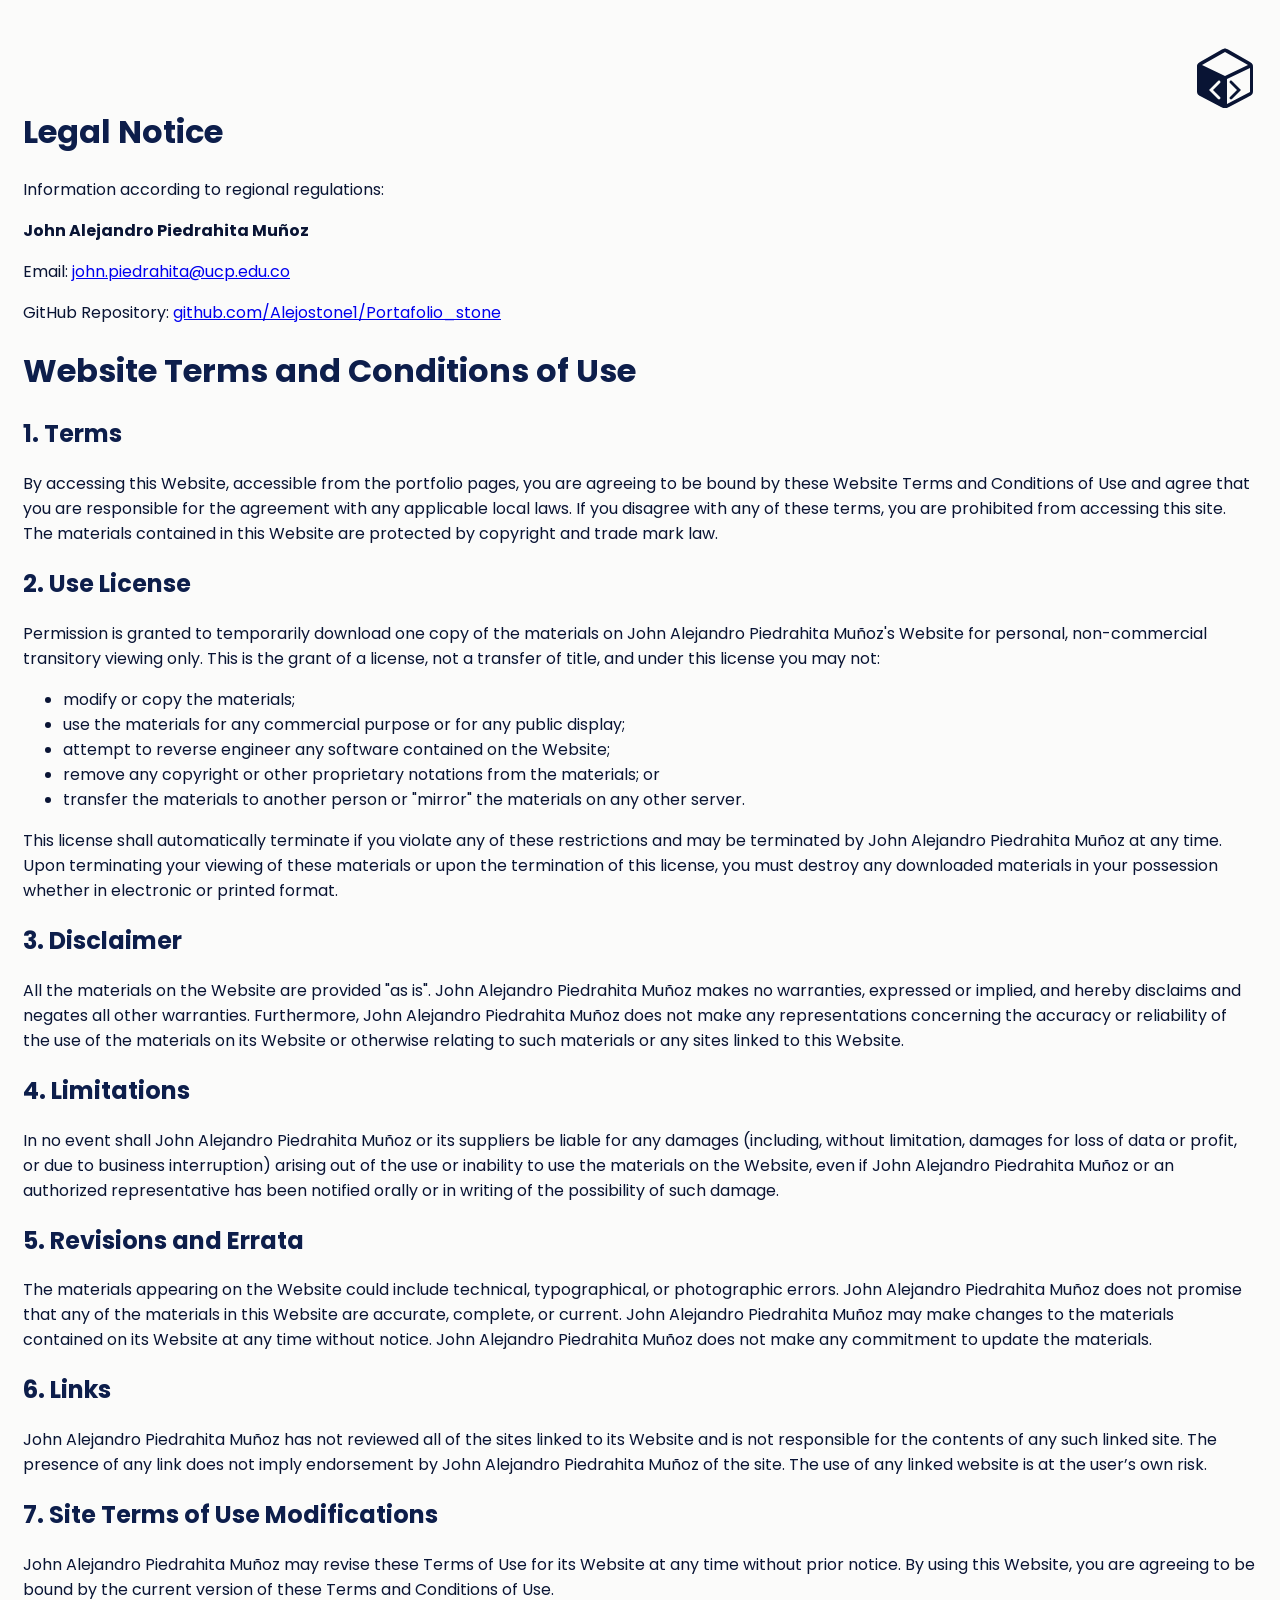
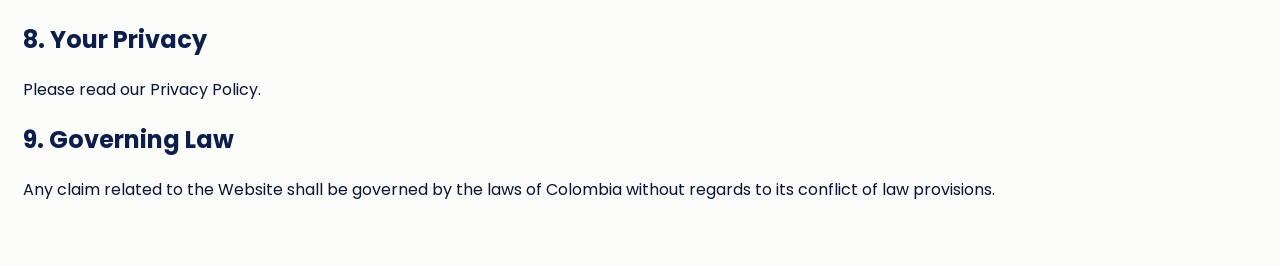
<file: public/legal.html>
<!DOCTYPE html>
<html lang="en">

<head>
    <meta charset="UTF-8">
    <meta http-equiv="X-UA-Compatible" content="IE=edge">
    <meta name="viewport" content="width=device-width, initial-scale=1.0">
    <title>Terms & Conditions - John Alejandro</title>
    <link rel="preconnect" href="https://fonts.googleapis.com">
    <link rel="preconnect" href="https://fonts.gstatic.com" crossorigin>
    <link
        href="https://fonts.googleapis.com/css2?family=Poppins:ital,wght@0,100;0,200;0,300;0,400;0,500;0,600;0,700;0,800;0,900;1,100;1,200;1,300;1,400;1,500;1,600;1,700;1,800;1,900&display=swap"
        rel="stylesheet">
</head>

<style>
    body {
        display: flex;
        justify-content: center;
        color: #091434;
        background-color: #fbfbfa;
    }

    * {
        font-family: 'Poppins', sans-serif;
    }

    #content-container {
        width: 1400px;
        max-width: 100%;
        padding: 40px 15px;
        box-sizing: border-box;
        position: relative;
    }

    svg {
        position: absolute;
        right: 15px;
        top: 40px;
    }

    #text-container {
        margin-top: 60px;
    }

    h1, h2 {
        color: #0d1e4b;
    }
</style>

<body>
    <div id="content-container">
        <svg width="60" height="60" xmlns="http://www.w3.org/2000/svg">
            <path fill="#091434"
                d="M3 14 24 2C28 0 28 0 32 2L53 14C56 16 56 17 56 19L56 43C56 46 55 47 51 49L32 59C28 61 28 61 24 59L5 49C1 47 0 46 0 43L0 19C0 17 0 16 3 14M28 4 5 17 28 28 51 17 28 4M53 20 30 31 30 56 53 44 53 20M40 42 33 35C33 35 32 34 33 33 34 32 35 33 36 34L36 34 43 41C44 42 44 42 43 43L35 51C35 51 34 52 33 51 32 50 33 49 33 49L40 42M16 42 23 35C23 35 24 34 23 33 22 32 21 33 20 34L13 41C12 42 12 42 13 43L21 51C21 51 22 52 23 51 24 50 23 49 23 49L16 42" />
        </svg>
        <div id="text-container">
            <h1>Legal Notice</h1>
            <p>Information according to regional regulations:</p>
            <p><strong>John Alejandro Piedrahita Muñoz</strong></p>
            <p>Email: <a href="mailto:john.piedrahita@ucp.edu.co">john.piedrahita@ucp.edu.co</a></p>
            <p>GitHub Repository: <a href="https://github.com/Alejostone1/Portafolio_stone" target="_blank">github.com/Alejostone1/Portafolio_stone</a></p>
            
            <h1>Website Terms and Conditions of Use</h1>

            <h2>1. Terms</h2>
            <p>By accessing this Website, accessible from the portfolio pages, you are agreeing to be bound by these Website
                Terms and Conditions of Use and agree that you are responsible for the agreement with any applicable
                local laws. If you disagree with any of these terms, you are prohibited from accessing this site. The
                materials contained in this Website are protected by copyright and trade mark law.</p>

            <h2>2. Use License</h2>
            <p>Permission is granted to temporarily download one copy of the materials on John Alejandro Piedrahita Muñoz's Website for
                personal, non-commercial transitory viewing only. This is the grant of a license, not a transfer of
                title, and under this license you may not:</p>

            <ul>
                <li>modify or copy the materials;</li>
                <li>use the materials for any commercial purpose or for any public display;</li>
                <li>attempt to reverse engineer any software contained on the Website;</li>
                <li>remove any copyright or other proprietary notations from the materials; or</li>
                <li>transfer the materials to another person or "mirror" the materials on any other server.</li>
            </ul>

            <p>This license shall automatically terminate if you violate any of these restrictions and may be terminated by John Alejandro Piedrahita Muñoz at any time. Upon terminating your viewing of these materials or upon the termination of this license, you must destroy any downloaded materials in your possession whether in electronic or printed format.</p>

            <h2>3. Disclaimer</h2>
            <p>All the materials on the Website are provided "as is". John Alejandro Piedrahita Muñoz makes no warranties,
                expressed or implied, and hereby disclaims and negates all other warranties. Furthermore, John Alejandro Piedrahita Muñoz does
                not make any representations concerning the accuracy or reliability of the use of the materials on its
                Website or otherwise relating to such materials or any sites linked to this Website.</p>

            <h2>4. Limitations</h2>
            <p>In no event shall John Alejandro Piedrahita Muñoz or its suppliers be liable for any damages (including, without limitation, damages for loss of data or profit, or due to business interruption) arising out of the use or inability to use the materials on the Website, even if John Alejandro Piedrahita Muñoz or an authorized representative has been notified orally or in writing of the possibility of such damage.</p>

            <h2>5. Revisions and Errata</h2>
            <p>The materials appearing on the Website could include technical, typographical, or photographic errors. John Alejandro Piedrahita Muñoz does not promise that any of the materials in this Website are accurate, complete, or current. John Alejandro Piedrahita Muñoz may make changes to the materials contained on its Website at any time without notice. John Alejandro Piedrahita Muñoz does not make any commitment to update the materials.</p>

            <h2>6. Links</h2>
            <p>John Alejandro Piedrahita Muñoz has not reviewed all of the sites linked to its Website and is not responsible for the
                contents of any such linked site. The presence of any link does not imply endorsement by John Alejandro Piedrahita Muñoz
                of the site. The use of any linked website is at the user’s own risk.</p>

            <h2>7. Site Terms of Use Modifications</h2>
            <p>John Alejandro Piedrahita Muñoz may revise these Terms of Use for its Website at any time without prior notice. By using
                this Website, you are agreeing to be bound by the current version of these Terms and Conditions of Use.</p>

            <h2>8. Your Privacy</h2>
            <p>Please read our Privacy Policy.</p>

            <h2>9. Governing Law</h2>
            <p>Any claim related to the Website shall be governed by the laws of Colombia without regards to its conflict of law provisions.</p>
        </div>
    </div>
</body>

</html>
</file>
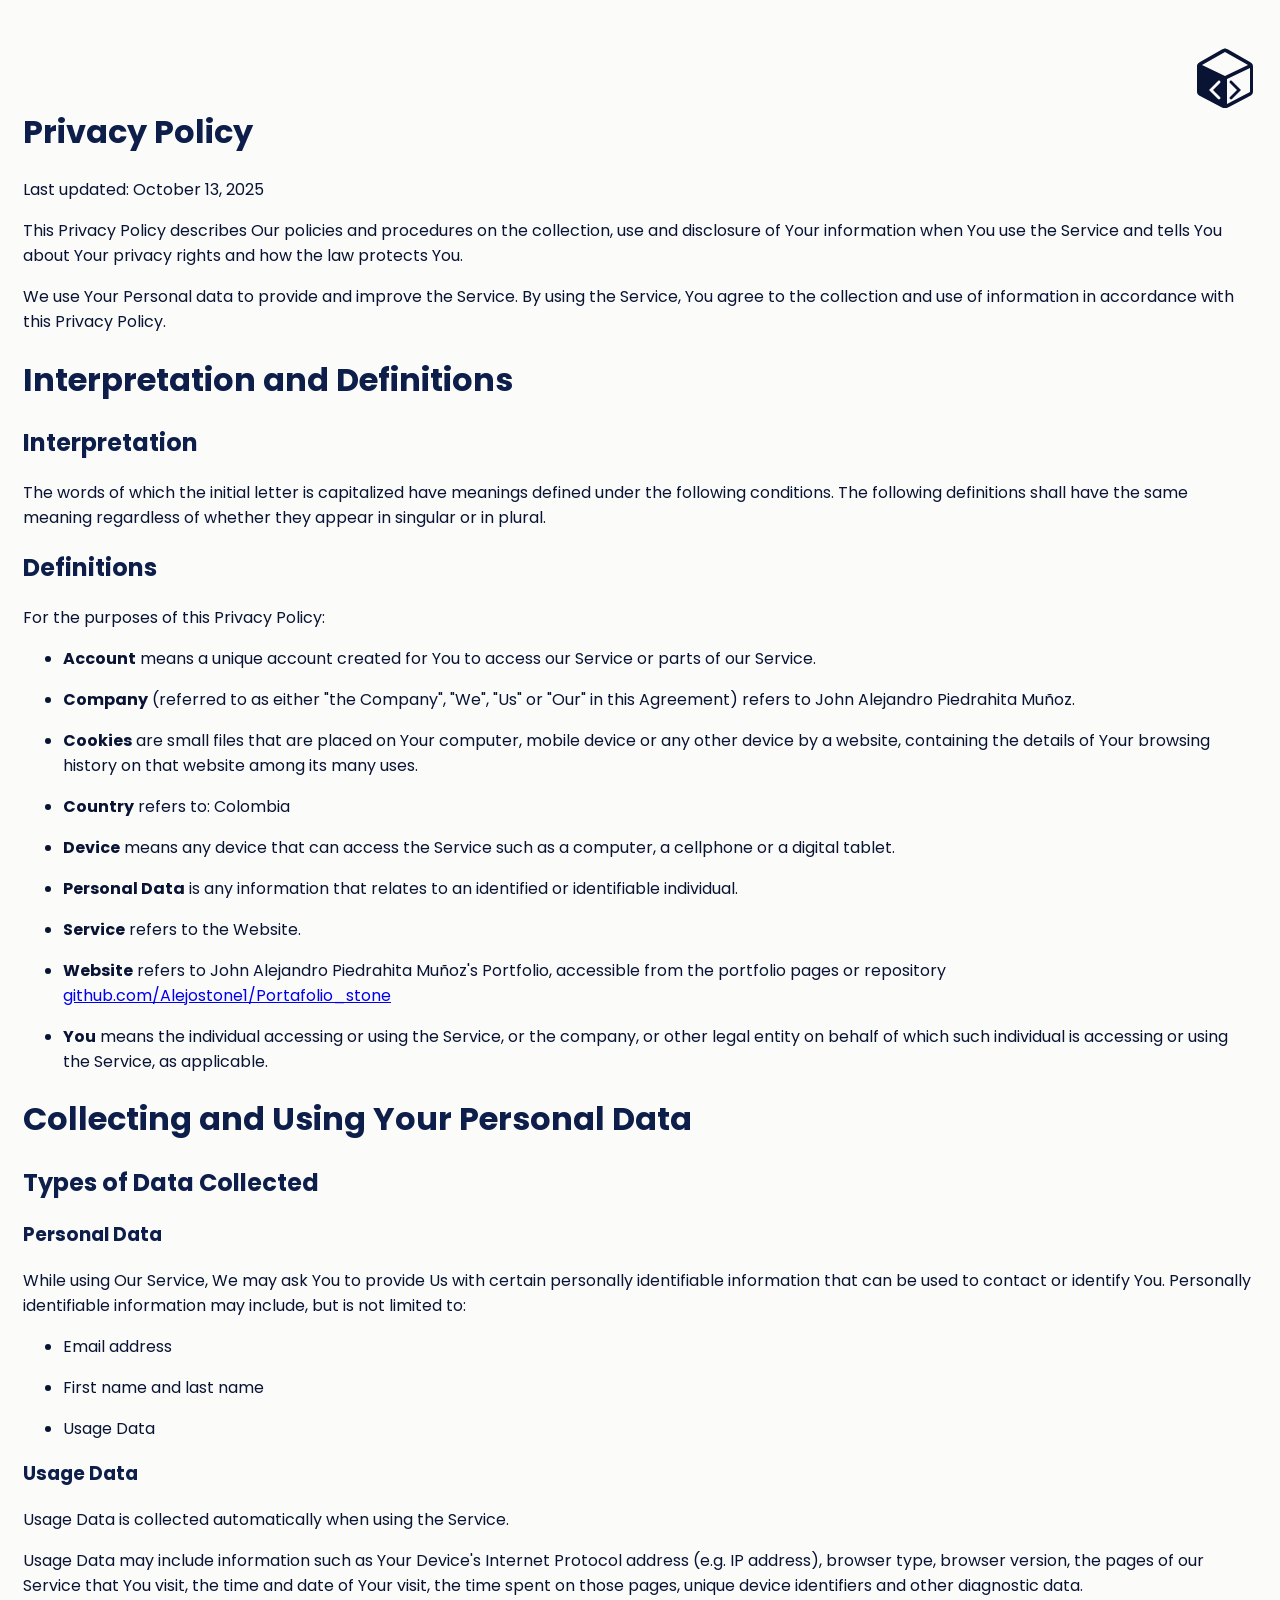
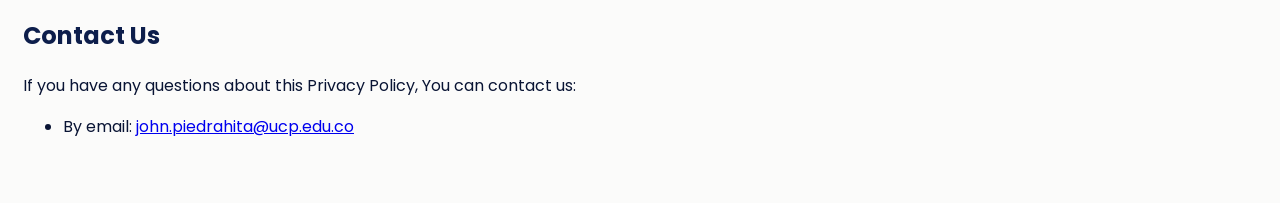
<file: public/privacy.html>
<!DOCTYPE html>
<html lang="en">

<head>
    <meta charset="UTF-8">
    <meta http-equiv="X-UA-Compatible" content="IE=edge">
    <meta name="viewport" content="width=device-width, initial-scale=1.0">
    <title>Privacy Policy - John Alejandro</title>
    <link rel="preconnect" href="https://fonts.googleapis.com">
    <link rel="preconnect" href="https://fonts.gstatic.com" crossorigin>
    <link
        href="https://fonts.googleapis.com/css2?family=Poppins:ital,wght@0,100;0,200;0,300;0,400;0,500;0,600;0,700;0,800;0,900;1,100;1,200;1,300;1,400;1,500;1,600;1,700;1,800;1,900&display=swap"
        rel="stylesheet">
</head>

<style>
    body {
        display: flex;
        justify-content: center;
        color: #091434;
        background-color: #fbfbfa;
    }

    * {
        font-family: 'Poppins', sans-serif;
    }

    #content-container {
        width: 1400px;
        max-width: 100%;
        padding: 40px 15px;
        box-sizing: border-box;
        position: relative;
    }

    svg {
        position: absolute;
        right: 15px;
        top: 40px;
    }

    #text-container {
        margin-top: 60px;
    }

    h1, h2, h3 {
        color: #0d1e4b;
    }
</style>

<body>
    <div id="content-container">
        <svg width="60" height="60" xmlns="http://www.w3.org/2000/svg">
            <path fill="#091434"
                d="M3 14 24 2C28 0 28 0 32 2L53 14C56 16 56 17 56 19L56 43C56 46 55 47 51 49L32 59C28 61 28 61 24 59L5 49C1 47 0 46 0 43L0 19C0 17 0 16 3 14M28 4 5 17 28 28 51 17 28 4M53 20 30 31 30 56 53 44 53 20M40 42 33 35C33 35 32 34 33 33 34 32 35 33 36 34L36 34 43 41C44 42 44 42 43 43L35 51C35 51 34 52 33 51 32 50 33 49 33 49L40 42M16 42 23 35C23 35 24 34 23 33 22 32 21 33 20 34L13 41C12 42 12 42 13 43L21 51C21 51 22 52 23 51 24 50 23 49 23 49L16 42" />
        </svg>
        <div id="text-container">
            <h1>Privacy Policy</h1>
            <p>Last updated: October 13, 2025</p>
            <p>This Privacy Policy describes Our policies and procedures on the collection, use and disclosure of Your
                information when You use the Service and tells You about Your privacy rights and how the law protects You.</p>
            <p>We use Your Personal data to provide and improve the Service. By using the Service, You agree to the collection
                and use of information in accordance with this Privacy Policy.</p>
            
            <h1>Interpretation and Definitions</h1>
            <h2>Interpretation</h2>
            <p>The words of which the initial letter is capitalized have meanings defined under the following conditions. The
                following definitions shall have the same meaning regardless of whether they appear in singular or in plural.</p>
            
            <h2>Definitions</h2>
            <p>For the purposes of this Privacy Policy:</p>
            <ul>
                <li>
                    <p><strong>Account</strong> means a unique account created for You to access our Service or parts of our Service.</p>
                </li>
                <li>
                    <p><strong>Company</strong> (referred to as either &quot;the Company&quot;, &quot;We&quot;, &quot;Us&quot;
                        or &quot;Our&quot; in this Agreement) refers to John Alejandro Piedrahita Muñoz.</p>
                </li>
                <li>
                    <p><strong>Cookies</strong> are small files that are placed on Your computer, mobile device or any other
                        device by a website, containing the details of Your browsing history on that website among its many uses.</p>
                </li>
                <li>
                    <p><strong>Country</strong> refers to: Colombia</p>
                </li>
                <li>
                    <p><strong>Device</strong> means any device that can access the Service such as a computer, a cellphone or a digital tablet.</p>
                </li>
                <li>
                    <p><strong>Personal Data</strong> is any information that relates to an identified or identifiable individual.</p>
                </li>
                <li>
                    <p><strong>Service</strong> refers to the Website.</p>
                </li>
                <li>
                    <p><strong>Website</strong> refers to John Alejandro Piedrahita Muñoz's Portfolio, accessible from the portfolio pages or repository <a
                            href="https://github.com/Alejostone1/Portafolio_stone" target="_blank">github.com/Alejostone1/Portafolio_stone</a></p>
                </li>
                <li>
                    <p><strong>You</strong> means the individual accessing or using the Service, or the company, or other legal
                        entity on behalf of which such individual is accessing or using the Service, as applicable.</p>
                </li>
            </ul>

            <h1>Collecting and Using Your Personal Data</h1>
            <h2>Types of Data Collected</h2>
            <h3>Personal Data</h3>
            <p>While using Our Service, We may ask You to provide Us with certain personally identifiable information that can
                be used to contact or identify You. Personally identifiable information may include, but is not limited to:</p>
            <ul>
                <li><p>Email address</p></li>
                <li><p>First name and last name</p></li>
                <li><p>Usage Data</p></li>
            </ul>

            <h3>Usage Data</h3>
            <p>Usage Data is collected automatically when using the Service.</p>
            <p>Usage Data may include information such as Your Device's Internet Protocol address (e.g. IP address), browser
                type, browser version, the pages of our Service that You visit, the time and date of Your visit, the time spent
                on those pages, unique device identifiers and other diagnostic data.</p>

            <h2>Contact Us</h2>
            <p>If you have any questions about this Privacy Policy, You can contact us:</p>
            <ul>
                <li>By email: <a href="mailto:john.piedrahita@ucp.edu.co">john.piedrahita@ucp.edu.co</a></li>
            </ul>
        </div>
    </div>
</body>

</html>
</file>
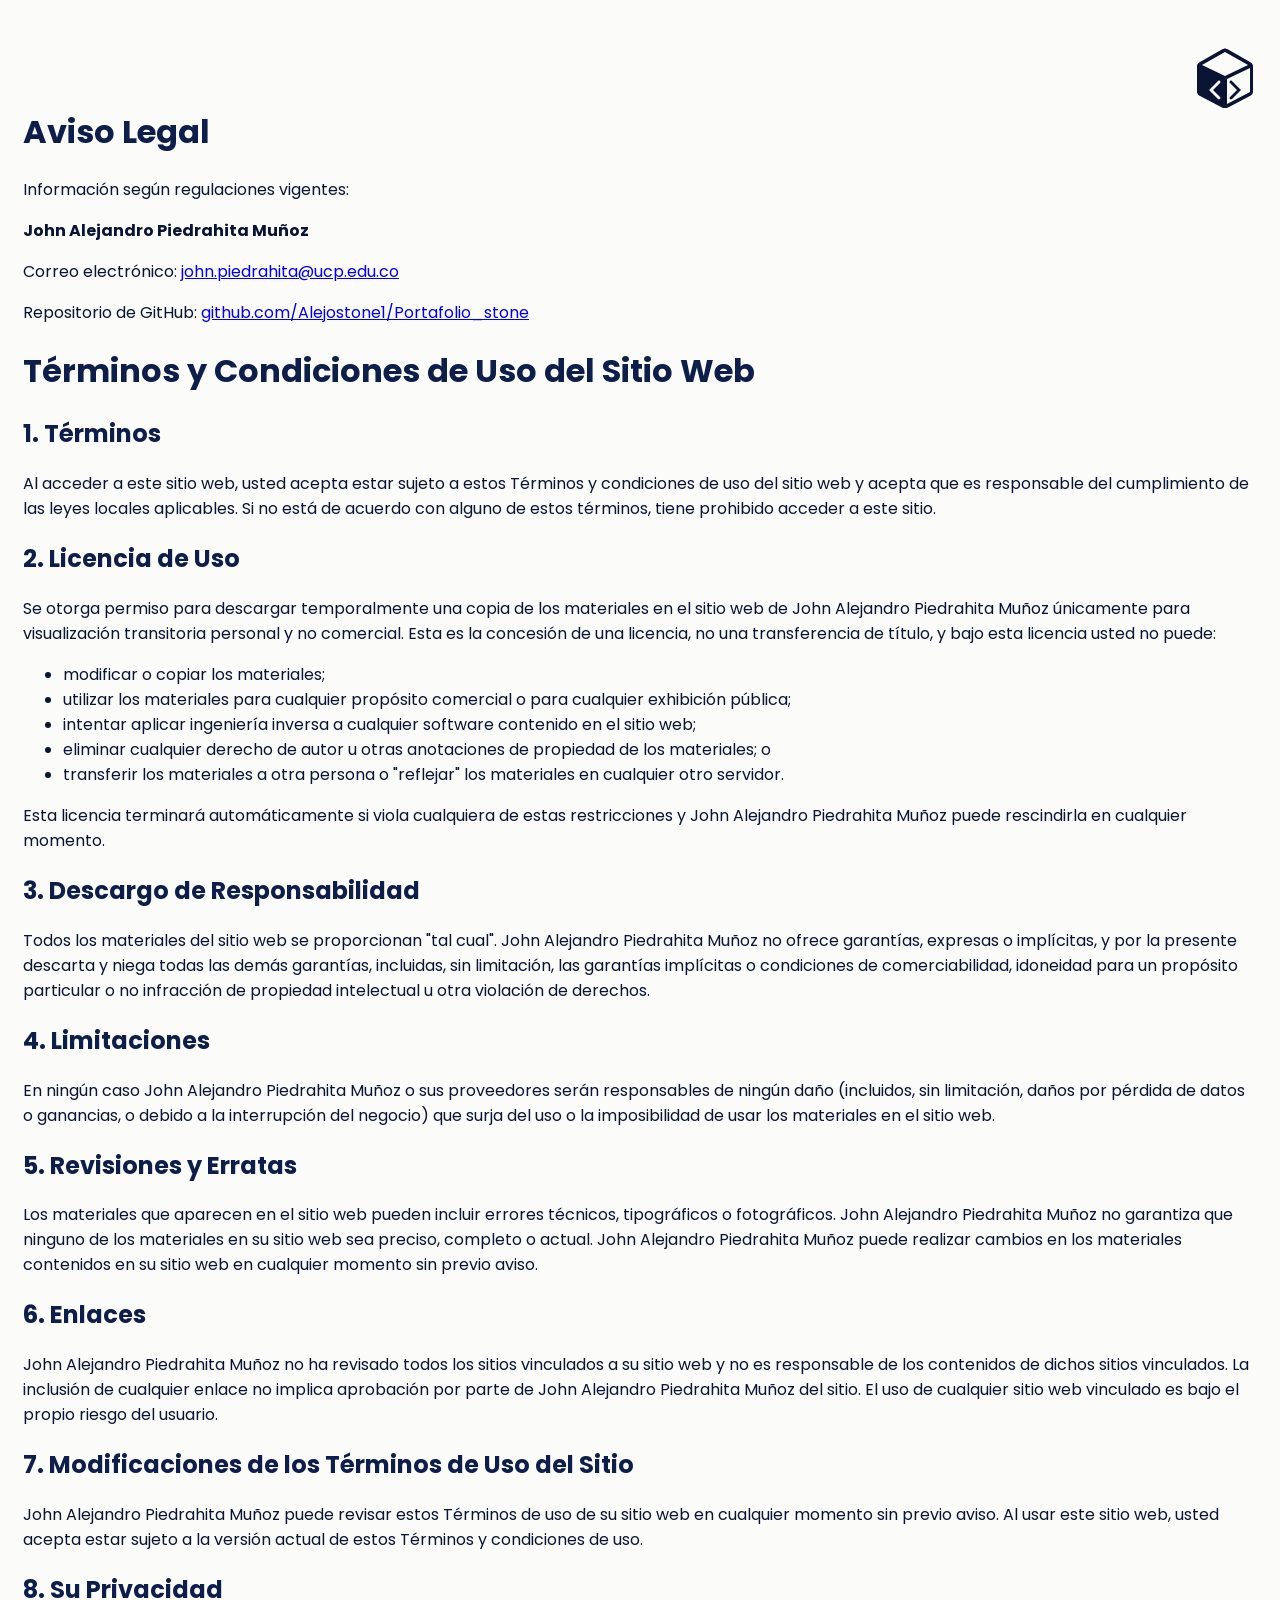
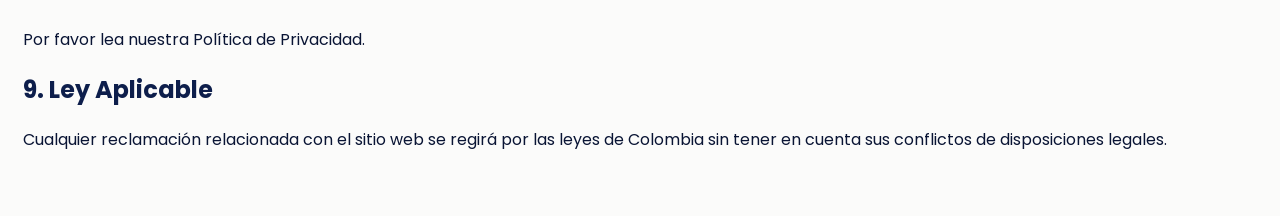
<file: public/es/legal.html>
<!DOCTYPE html>
<html lang="es">

<head>
    <meta charset="UTF-8">
    <meta http-equiv="X-UA-Compatible" content="IE=edge">
    <meta name="viewport" content="width=device-width, initial-scale=1.0">
    <title>Aviso Legal - John Alejandro</title>
    <link rel="preconnect" href="https://fonts.googleapis.com">
    <link rel="preconnect" href="https://fonts.gstatic.com" crossorigin>
    <link
        href="https://fonts.googleapis.com/css2?family=Poppins:ital,wght@0,100;0,200;0,300;0,400;0,500;0,600;0,700;0,800;0,900;1,100;1,200;1,300;1,400;1,500;1,600;1,700;1,800;1,900&display=swap"
        rel="stylesheet">
</head>

<style>
    body {
        display: flex;
        justify-content: center;
        color: #091434;
        background-color: #fbfbfa;
    }

    * {
        font-family: 'Poppins', sans-serif;
    }

    #content-container {
        width: 1400px;
        max-width: 100%;
        padding: 40px 15px;
        box-sizing: border-box;
        position: relative;
    }

    svg {
        position: absolute;
        right: 15px;
        top: 40px;
    }

    #text-container {
        margin-top: 60px;
    }

    h1, h2 {
        color: #0d1e4b;
    }
</style>

<body>
    <div id="content-container">
        <svg width="60" height="60" xmlns="http://www.w3.org/2000/svg">
            <path fill="#091434"
                d="M3 14 24 2C28 0 28 0 32 2L53 14C56 16 56 17 56 19L56 43C56 46 55 47 51 49L32 59C28 61 28 61 24 59L5 49C1 47 0 46 0 43L0 19C0 17 0 16 3 14M28 4 5 17 28 28 51 17 28 4M53 20 30 31 30 56 53 44 53 20M40 42 33 35C33 35 32 34 33 33 34 32 35 33 36 34L36 34 43 41C44 42 44 42 43 43L35 51C35 51 34 52 33 51 32 50 33 49 33 49L40 42M16 42 23 35C23 35 24 34 23 33 22 32 21 33 20 34L13 41C12 42 12 42 13 43L21 51C21 51 22 52 23 51 24 50 23 49 23 49L16 42" />
        </svg>
        <div id="text-container">
            <h1>Aviso Legal</h1>
            <p>Información según regulaciones vigentes:</p>
            <p><strong>John Alejandro Piedrahita Muñoz</strong></p>
            <p>Correo electrónico: <a href="mailto:john.piedrahita@ucp.edu.co">john.piedrahita@ucp.edu.co</a></p>
            <p>Repositorio de GitHub: <a href="https://github.com/Alejostone1/Portafolio_stone" target="_blank">github.com/Alejostone1/Portafolio_stone</a></p>
            
            <h1>Términos y Condiciones de Uso del Sitio Web</h1>

            <h2>1. Términos</h2>
            <p>Al acceder a este sitio web, usted acepta estar sujeto a estos Términos y condiciones de uso del sitio web y acepta que es responsable del cumplimiento de las leyes locales aplicables. Si no está de acuerdo con alguno de estos términos, tiene prohibido acceder a este sitio.</p>

            <h2>2. Licencia de Uso</h2>
            <p>Se otorga permiso para descargar temporalmente una copia de los materiales en el sitio web de John Alejandro Piedrahita Muñoz únicamente para visualización transitoria personal y no comercial. Esta es la concesión de una licencia, no una transferencia de título, y bajo esta licencia usted no puede:</p>

            <ul>
                <li>modificar o copiar los materiales;</li>
                <li>utilizar los materiales para cualquier propósito comercial o para cualquier exhibición pública;</li>
                <li>intentar aplicar ingeniería inversa a cualquier software contenido en el sitio web;</li>
                <li>eliminar cualquier derecho de autor u otras anotaciones de propiedad de los materiales; o</li>
                <li>transferir los materiales a otra persona o "reflejar" los materiales en cualquier otro servidor.</li>
            </ul>

            <p>Esta licencia terminará automáticamente si viola cualquiera de estas restricciones y John Alejandro Piedrahita Muñoz puede rescindirla en cualquier momento.</p>

            <h2>3. Descargo de Responsabilidad</h2>
            <p>Todos los materiales del sitio web se proporcionan "tal cual". John Alejandro Piedrahita Muñoz no ofrece garantías, expresas o implícitas, y por la presente descarta y niega todas las demás garantías, incluidas, sin limitación, las garantías implícitas o condiciones de comerciabilidad, idoneidad para un propósito particular o no infracción de propiedad intelectual u otra violación de derechos.</p>

            <h2>4. Limitaciones</h2>
            <p>En ningún caso John Alejandro Piedrahita Muñoz o sus proveedores serán responsables de ningún daño (incluidos, sin limitación, daños por pérdida de datos o ganancias, o debido a la interrupción del negocio) que surja del uso o la imposibilidad de usar los materiales en el sitio web.</p>

            <h2>5. Revisiones y Erratas</h2>
            <p>Los materiales que aparecen en el sitio web pueden incluir errores técnicos, tipográficos o fotográficos. John Alejandro Piedrahita Muñoz no garantiza que ninguno de los materiales en su sitio web sea preciso, completo o actual. John Alejandro Piedrahita Muñoz puede realizar cambios en los materiales contenidos en su sitio web en cualquier momento sin previo aviso.</p>

            <h2>6. Enlaces</h2>
            <p>John Alejandro Piedrahita Muñoz no ha revisado todos los sitios vinculados a su sitio web y no es responsable de los contenidos de dichos sitios vinculados. La inclusión de cualquier enlace no implica aprobación por parte de John Alejandro Piedrahita Muñoz del sitio. El uso de cualquier sitio web vinculado es bajo el propio riesgo del usuario.</p>

            <h2>7. Modificaciones de los Términos de Uso del Sitio</h2>
            <p>John Alejandro Piedrahita Muñoz puede revisar estos Términos de uso de su sitio web en cualquier momento sin previo aviso. Al usar este sitio web, usted acepta estar sujeto a la versión actual de estos Términos y condiciones de uso.</p>

            <h2>8. Su Privacidad</h2>
            <p>Por favor lea nuestra Política de Privacidad.</p>

            <h2>9. Ley Aplicable</h2>
            <p>Cualquier reclamación relacionada con el sitio web se regirá por las leyes de Colombia sin tener en cuenta sus conflictos de disposiciones legales.</p>
        </div>
    </div>
</body>

</html>
</file>
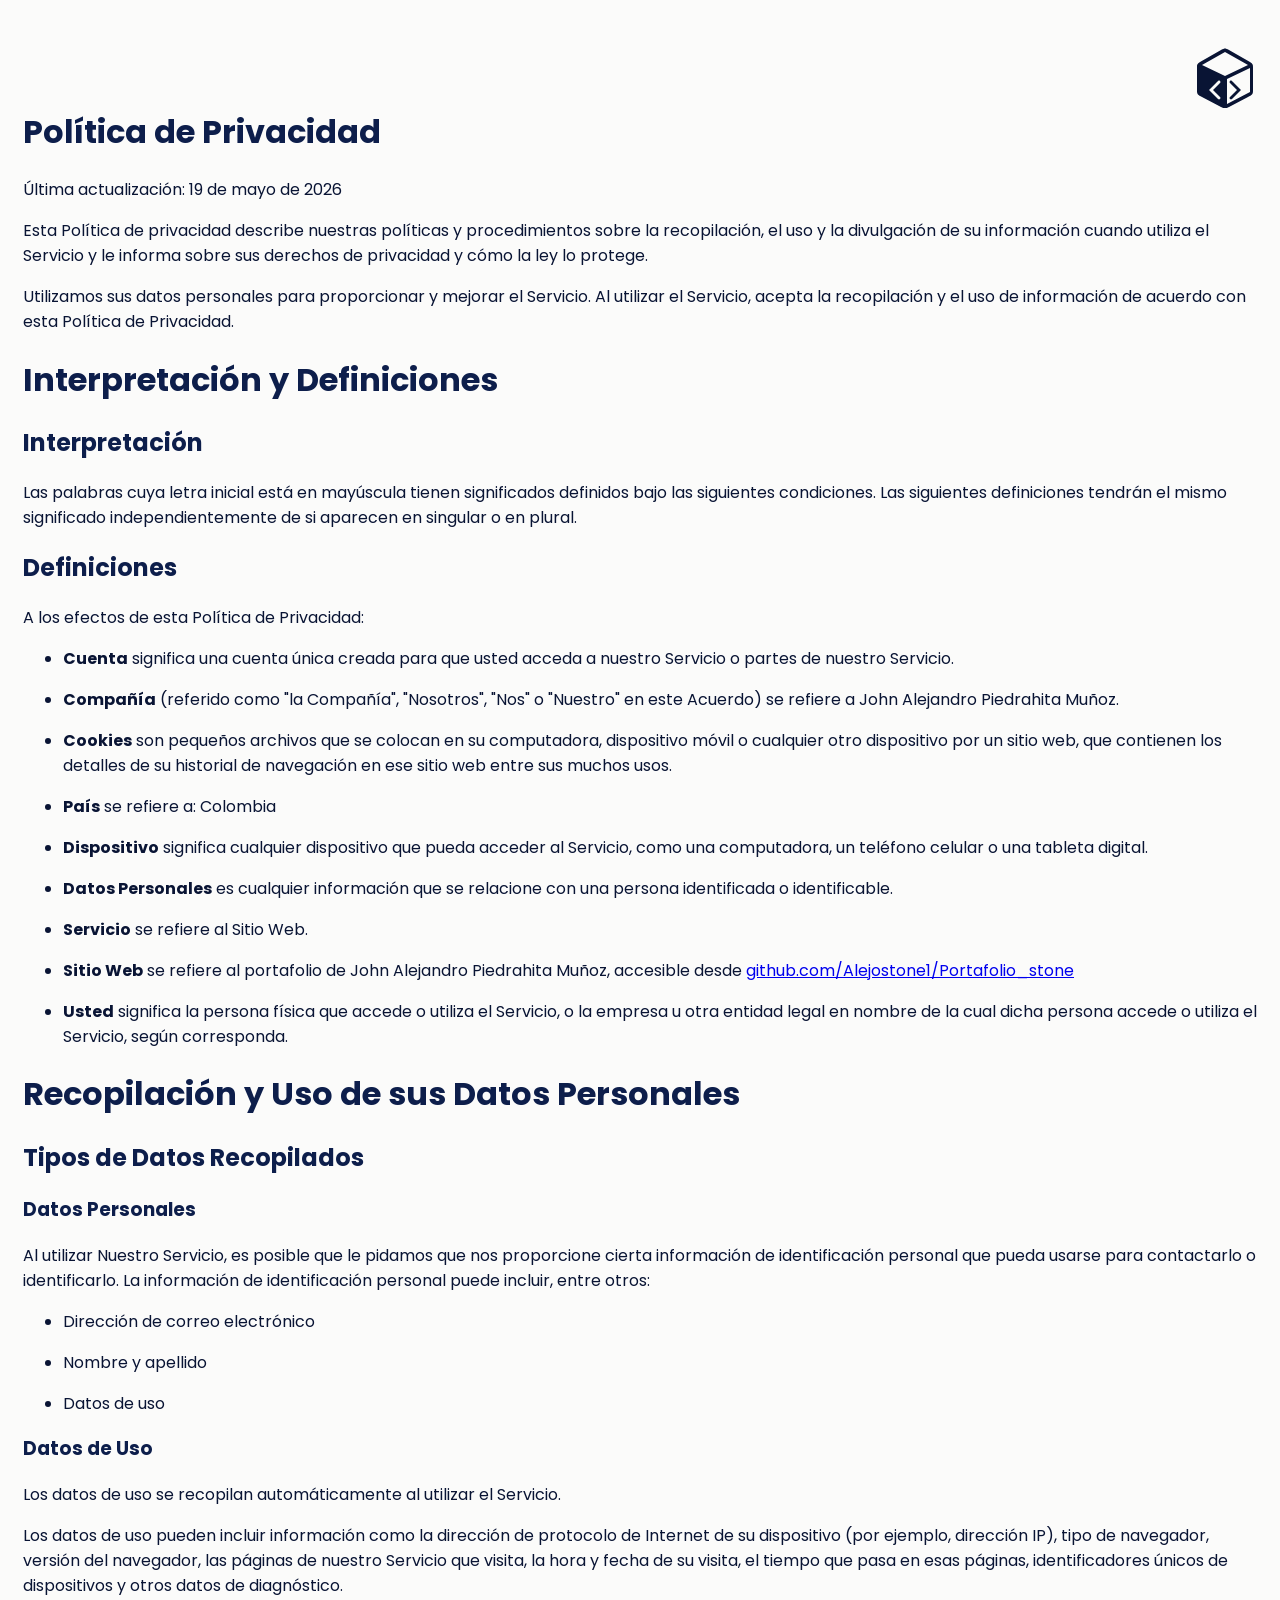
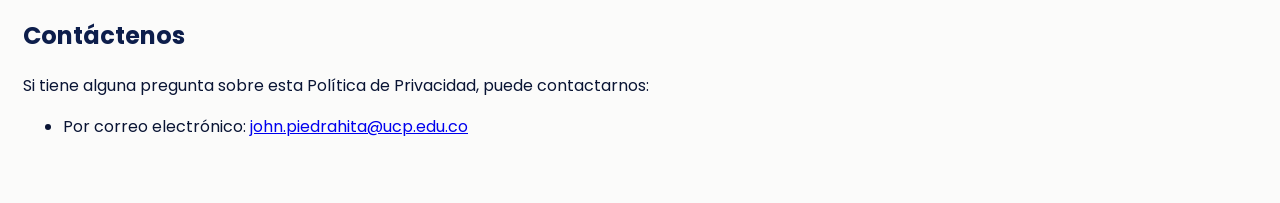
<file: public/es/privacy.html>
<!DOCTYPE html>
<html lang="es">

<head>
    <meta charset="UTF-8">
    <meta http-equiv="X-UA-Compatible" content="IE=edge">
    <meta name="viewport" content="width=device-width, initial-scale=1.0">
    <title>Política de Privacidad - John Alejandro</title>
    <link rel="preconnect" href="https://fonts.googleapis.com">
    <link rel="preconnect" href="https://fonts.gstatic.com" crossorigin>
    <link
        href="https://fonts.googleapis.com/css2?family=Poppins:ital,wght@0,100;0,200;0,300;0,400;0,500;0,600;0,700;0,800;0,900;1,100;1,200;1,300;1,400;1,500;1,600;1,700;1,800;1,900&display=swap"
        rel="stylesheet">
</head>

<style>
    body {
        display: flex;
        justify-content: center;
        color: #091434;
        background-color: #fbfbfa;
    }

    * {
        font-family: 'Poppins', sans-serif;
    }

    #content-container {
        width: 1400px;
        max-width: 100%;
        padding: 40px 15px;
        box-sizing: border-box;
        position: relative;
    }

    svg {
        position: absolute;
        right: 15px;
        top: 40px;
    }

    #text-container {
        margin-top: 60px;
    }

    h1, h2, h3 {
        color: #0d1e4b;
    }
</style>

<body>
    <div id="content-container">
        <svg width="60" height="60" xmlns="http://www.w3.org/2000/svg">
            <path fill="#091434"
                d="M3 14 24 2C28 0 28 0 32 2L53 14C56 16 56 17 56 19L56 43C56 46 55 47 51 49L32 59C28 61 28 61 24 59L5 49C1 47 0 46 0 43L0 19C0 17 0 16 3 14M28 4 5 17 28 28 51 17 28 4M53 20 30 31 30 56 53 44 53 20M40 42 33 35C33 35 32 34 33 33 34 32 35 33 36 34L36 34 43 41C44 42 44 42 43 43L35 51C35 51 34 52 33 51 32 50 33 49 33 49L40 42M16 42 23 35C23 35 24 34 23 33 22 32 21 33 20 34L13 41C12 42 12 42 13 43L21 51C21 51 22 52 23 51 24 50 23 49 23 49L16 42" />
        </svg>
        <div id="text-container">
            <h1>Política de Privacidad</h1>
            <p>Última actualización: 19 de mayo de 2026</p>
            <p>Esta Política de privacidad describe nuestras políticas y procedimientos sobre la recopilación, el uso y la divulgación de su información cuando utiliza el Servicio y le informa sobre sus derechos de privacidad y cómo la ley lo protege.</p>
            <p>Utilizamos sus datos personales para proporcionar y mejorar el Servicio. Al utilizar el Servicio, acepta la recopilación y el uso de información de acuerdo con esta Política de Privacidad.</p>
            
            <h1>Interpretación y Definiciones</h1>
            <h2>Interpretación</h2>
            <p>Las palabras cuya letra inicial está en mayúscula tienen significados definidos bajo las siguientes condiciones. Las siguientes definiciones tendrán el mismo significado independientemente de si aparecen en singular o en plural.</p>
            
            <h2>Definiciones</h2>
            <p>A los efectos de esta Política de Privacidad:</p>
            <ul>
                <li>
                    <p><strong>Cuenta</strong> significa una cuenta única creada para que usted acceda a nuestro Servicio o partes de nuestro Servicio.</p>
                </li>
                <li>
                    <p><strong>Compañía</strong> (referido como &quot;la Compañía&quot;, &quot;Nosotros&quot;, &quot;Nos&quot; o &quot;Nuestro&quot; en este Acuerdo) se refiere a John Alejandro Piedrahita Muñoz.</p>
                </li>
                <li>
                    <p><strong>Cookies</strong> son pequeños archivos que se colocan en su computadora, dispositivo móvil o cualquier otro dispositivo por un sitio web, que contienen los detalles de su historial de navegación en ese sitio web entre sus muchos usos.</p>
                </li>
                <li>
                    <p><strong>País</strong> se refiere a: Colombia</p>
                </li>
                <li>
                    <p><strong>Dispositivo</strong> significa cualquier dispositivo que pueda acceder al Servicio, como una computadora, un teléfono celular o una tableta digital.</p>
                </li>
                <li>
                    <p><strong>Datos Personales</strong> es cualquier información que se relacione con una persona identificada o identificable.</p>
                </li>
                <li>
                    <p><strong>Servicio</strong> se refiere al Sitio Web.</p>
                </li>
                <li>
                    <p><strong>Sitio Web</strong> se refiere al portafolio de John Alejandro Piedrahita Muñoz, accesible desde <a
                            href="https://github.com/Alejostone1/Portafolio_stone" target="_blank">github.com/Alejostone1/Portafolio_stone</a></p>
                </li>
                <li>
                    <p><strong>Usted</strong> significa la persona física que accede o utiliza el Servicio, o la empresa u otra entidad legal en nombre de la cual dicha persona accede o utiliza el Servicio, según corresponda.</p>
                </li>
            </ul>

            <h1>Recopilación y Uso de sus Datos Personales</h1>
            <h2>Tipos de Datos Recopilados</h2>
            <h3>Datos Personales</h3>
            <p>Al utilizar Nuestro Servicio, es posible que le pidamos que nos proporcione cierta información de identificación personal que pueda usarse para contactarlo o identificarlo. La información de identificación personal puede incluir, entre otros:</p>
            <ul>
                <li><p>Dirección de correo electrónico</p></li>
                <li><p>Nombre y apellido</p></li>
                <li><p>Datos de uso</p></li>
            </ul>

            <h3>Datos de Uso</h3>
            <p>Los datos de uso se recopilan automáticamente al utilizar el Servicio.</p>
            <p>Los datos de uso pueden incluir información como la dirección de protocolo de Internet de su dispositivo (por ejemplo, dirección IP), tipo de navegador, versión del navegador, las páginas de nuestro Servicio que visita, la hora y fecha de su visita, el tiempo que pasa en esas páginas, identificadores únicos de dispositivos y otros datos de diagnóstico.</p>

            <h2>Contáctenos</h2>
            <p>Si tiene alguna pregunta sobre esta Política de Privacidad, puede contactarnos:</p>
            <ul>
                <li>Por correo electrónico: <a href="mailto:john.piedrahita@ucp.edu.co">john.piedrahita@ucp.edu.co</a></li>
            </ul>
        </div>
    </div>
</body>

</html>
</file>
